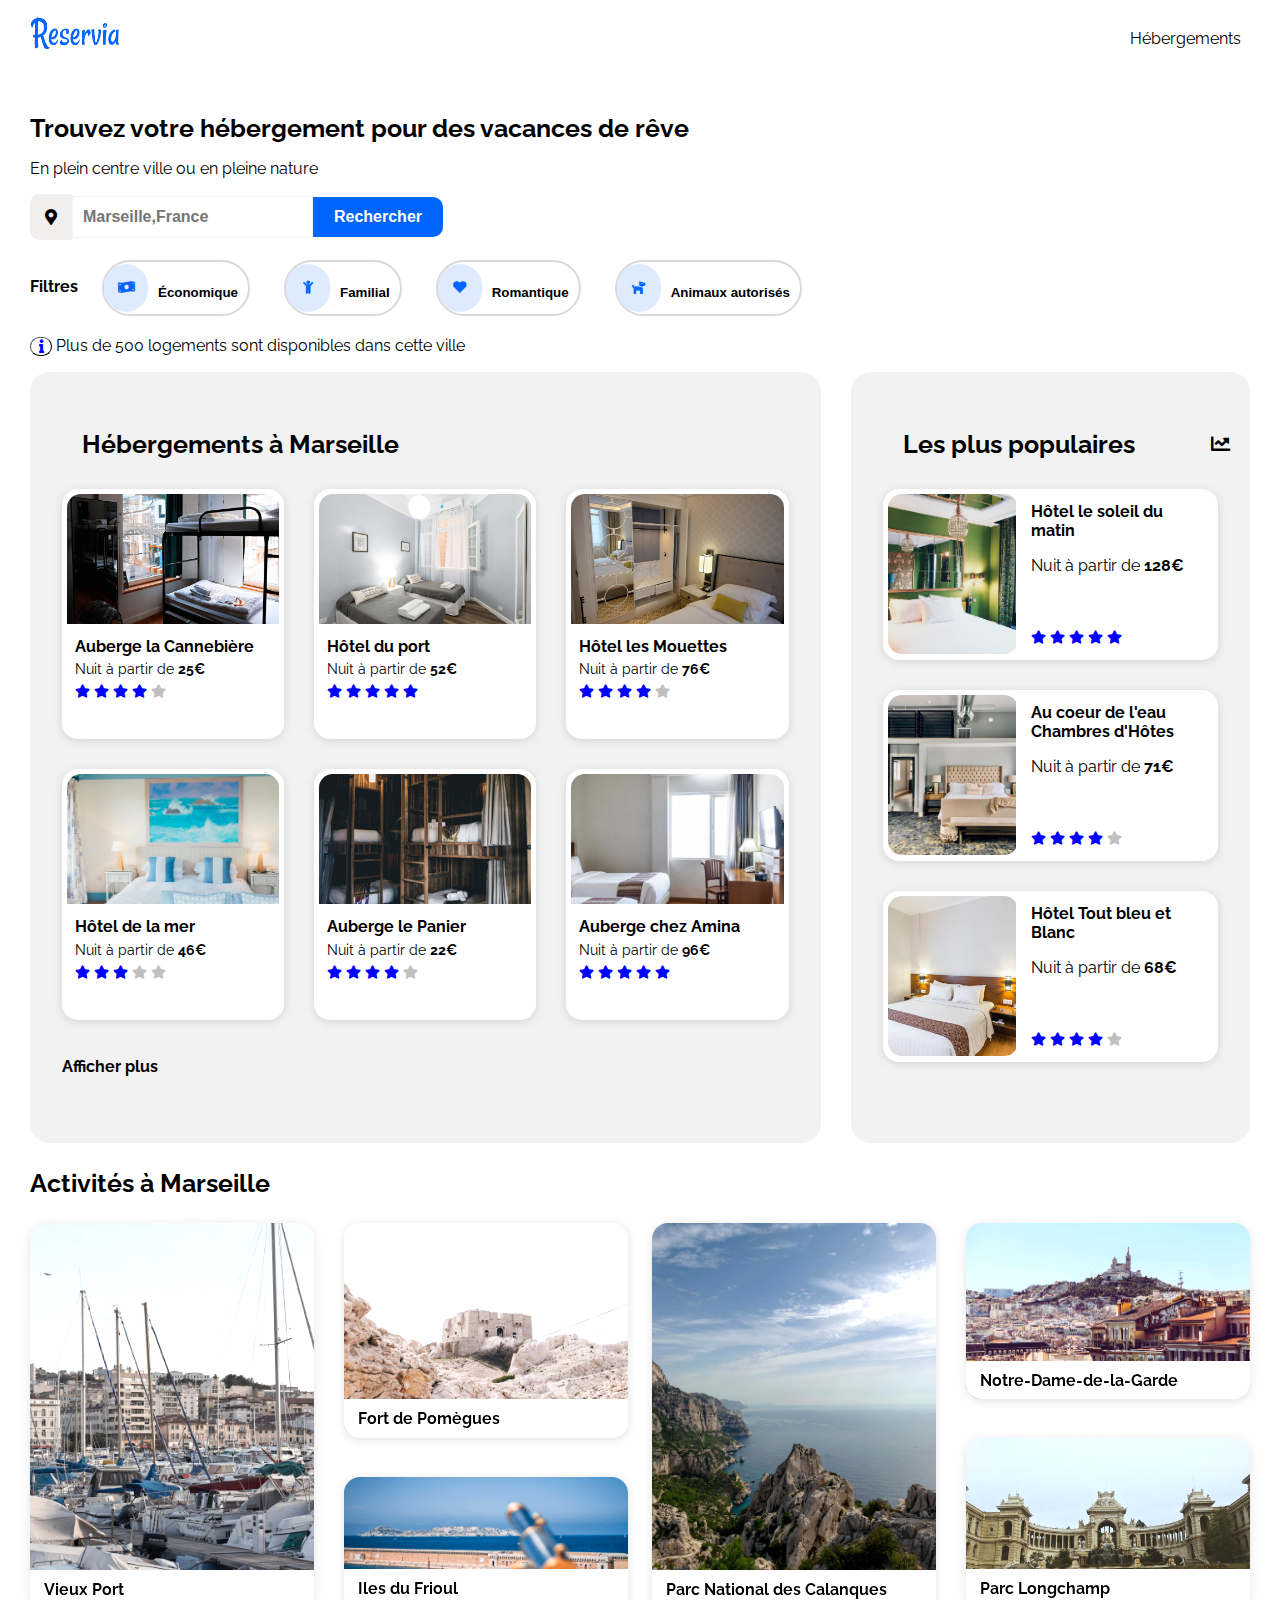
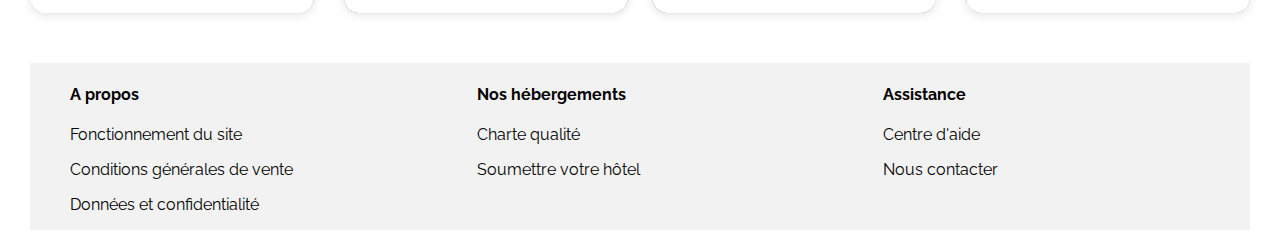
<file: index.html>
<!DOCTYPE html>
<html lang="fr">
    <head>
        <meta charset="UTF-8">
        <meta http-equiv="X-UA-Compatible" content="IE=edge">
        <meta name="viewport" content="width=device-width, initial-scale=1.0">
        <link rel="stylesheet" href="styles.css">
        <link rel="stylesheet" href="hebergements.css">
        <link rel="stylesheet" href="activites.css">
        <link rel="stylesheet" href="responsive.css">
        <link rel="stylesheet" href="https://use.fontawesome.com/releases/v5.8.1/css/all.css">
        <link href="https://fonts.googleapis.com/css2?family=Raleway:wght@400;500;600;700&display=swap" rel="stylesheet"/>
        <title>Site de réservation en ligne</title>

    </head>
        
        <body>

            <header>
                <img class="logo" src="images/logo/Reservia@3x.png">
                <nav>
                    <a class="nav-a" href="#hebergements">Hébergements</a>
                    <a class="nav-a" href="#activites">Activités</a>
                    <a class="inscrire" href="#aide"><span>S'inscrire</span></a>
                </nav>
            </header>

            <section id="haut-de-page"> 

            <h3>Trouvez votre hébergement pour des vacances de rêve</h3>
            <p>En plein centre ville ou en pleine nature</p>
                <section class="recherche">
                <i class="fas fa-map-marker-alt icone-emplacement"></i>
                <input class="search" name="q" placeholder="Marseille,France">
                <button id="search">Rechercher</button> 
                <i class="fas fa-search"></i>
                </section>
                <div class="filtres">
                    <span class="titres">Filtres</span>
                    <button class="btn">
                        <i class="fas fa-money-bill-wave circle-icon"></i><p>Économique</p>
                    </button>
                    <button class="btn">
                        <i class="fas fa-child circle-icon"></i><p>Familial</p>
                    </button>
                    <button class="btn">
                        <i class="fas fa-heart circle-icon"></i><p>Romantique</p>
                    </button>
                    <button class="btn">
                        <i class="fas fa-dog circle-icon"></i><p>Animaux autorisés</p>
                    </button>
                    
                </div>

            <p> <button id="info"><i class="fas fa-info"></i></button> Plus de 500 logements sont disponibles dans cette ville
            </p>
            
            </section>

            <section id="hebergements">
                <section id="resultats">
                    <h3>Hébergements à Marseille</h3>
                    <div class="resultats-2">
                    <article>
                        <a href="images/hebergements/2_large/cannebiere.jpg" target="_blank">
                        <img src="images/hebergements/2_large/cannebiere.jpg" alt="photo chambre auberge la cannebiere">
                            <div id="cannebiere">
                                <h4>Auberge la Cannebière</h4>
                                <p>Nuit à partir de <span>25€</span></p>
                                <i class="fas fa-star"></i>
                                <i class="fas fa-star"></i>
                                <i class="fas fa-star"></i>
                                <i class="fas fa-star"></i>
                                <i class="fas fa-star"></i>
                            </div>
                        </a>
                    </article>
        
                    <article>
                        <a href="images/hebergements/2_large/hotelport.jpg" target="_blank">
                        <img src="images/hebergements/2_large/hotelport.jpg" alt="photo chambre hotel du port">
                            <div>
                                    <h4>Hôtel du port</h4>
                                    <p>Nuit à partir de <span>52€</span></p>
                                    <i class="fas fa-star"></i>
                                    <i class="fas fa-star"></i>
                                    <i class="fas fa-star"></i>
                                    <i class="fas fa-star"></i>
                                    <i class="fas fa-star"></i>
                            </div>
                        </a>
                    </article>
                    
                    <article>
                        <a href="images/hebergements/2_large/lesmouettes.jpg" target="_blank">
                        <img src="images/hebergements/2_large/lesmouettes.jpg" alt="photo chambre hotel lesmouettes">
                            <div id="mouettes">
                                <h4>Hôtel les Mouettes</h4>
                                <p>Nuit à partir de <span>76€</span></p>
                                <i class="fas fa-star"></i>
                                <i class="fas fa-star"></i>
                                <i class="fas fa-star"></i>
                                <i class="fas fa-star"></i>
                                <i class="fas fa-star"></i>
                            </div>
                        </a>
                    </article>
        
                    <article>
                        <a href="images/hebergements/2_large/hotelmer.jpg" target="_blank">
                        <img src="images/hebergements/2_large/hotelmer.jpg" alt="photo chambre hotel de la mer">
                            <div id="hmer">
                                <h4>Hôtel de la mer</h4>
                                <p>Nuit à partir de <span>46€</span></p>
                                <i class="fas fa-star"></i>
                                <i class="fas fa-star"></i>
                                <i class="fas fa-star"></i>
                                <i class="fas fa-star"></i>
                                <i class="fas fa-star"></i>
                            </div>
                        </a>
                    </article>
        
                    <article>
                        <a href="images/hebergements/2_large/lepanier.jpg" target="_blank">
                        <img src="images/hebergements/2_large/lepanier.jpg" alt="photo chambre auberge du panier">
                            <div id="panier">
                                <h4>Auberge le Panier</h4>
                                <p>Nuit à partir de <span>22€</span></p>
                                <i class="fas fa-star"></i>
                                <i class="fas fa-star"></i>
                                <i class="fas fa-star"></i>
                                <i class="fas fa-star"></i>
                                <i class="fas fa-star"></i>
                            </div>
                        </a>
                    </article>
        
                    <article>
                        <a href="images/hebergements/2_large/amina.jpg" target="_blank">
                        <img src="images/hebergements/2_large/amina.jpg" alt="photo chambre auberge chez Amina">
                            <div>
                                <h4>Auberge chez Amina</h4>
                                <p>Nuit à partir de <span>96€</span></p>
                                <i class="fas fa-star"></i>
                                <i class="fas fa-star"></i>
                                <i class="fas fa-star"></i>
                                <i class="fas fa-star"></i>
                                <i class="fas fa-star"></i>
                            </div>
                        </a>
                    </article>
                    <h4>Afficher plus</h4>
                    </div>
                </section>

                <section id="populaires">
                    <div id="legende">
                        <h3>Les plus populaires</h3>
                        <i class="fas fa-chart-line"></i>
                    </div>
                    <div class="populaires-2">   
                    <article>
                        <a href="images/hebergements/2_large/soleilmatin.jpg" target="_blank">
                        <img src="images/hebergements/2_large/soleilmatin.jpg" alt="photo chambre hotel soleil du matin">
                        </a>
                            <div>
                                <h4>Hôtel le soleil du</h4>
                                <h4>matin</h4>
                                <p>Nuit à partir de <span>128€</span></p>
                                <i class="fas fa-star"></i>
                                <i class="fas fa-star"></i>
                                <i class="fas fa-star"></i>
                                <i class="fas fa-star"></i>
                                <i class="fas fa-star"></i>
                            </div>
                    </article>
        
                    <article>
                        <a href="images/hebergements/2_large/coeureau.jpg" target="_blank">
                        <img src="images/hebergements/2_large/coeureau.jpg" alt="photo chambre maison d'hôtes au coeur de l'eau">
                        </a>
                            <div id="coeureau">
                                <h4>Au coeur de l'eau</h4>
                                <h4>Chambres d'Hôtes</h4>
                                <p>Nuit à partir de <span>71€</span></p>
                                <i class="fas fa-star"></i>
                                <i class="fas fa-star"></i>
                                <i class="fas fa-star"></i>
                                <i class="fas fa-star"></i>
                                <i class="fas fa-star"></i>
                            </div>
                    </article>
        
                    <article>
                        <a href="images/hebergements/2_large/bleublanc.jpg" target="_blank">
                        <img src="images/hebergements/2_large/bleublanc.jpg" alt="photo chambre hotel tout bleu et blanc">
                        </a>
                            <div id="bleublanc">
                                <h4>Hôtel Tout bleu et</h4>
                                <h4>Blanc</h4>
                                <p>Nuit à partir de <span>68€</span></p>
                                <i class="fas fa-star"></i>
                                <i class="fas fa-star"></i>
                                <i class="fas fa-star"></i>
                                <i class="fas fa-star"></i>
                                <i class="fas fa-star"></i>
                            </div>
                    </article>
                    </div>
                </section>
            </section>
            
            <span id="actmars"><h3>Activités à Marseille</h3></span> 
            <section id="activites">
                
            <section class="act-1">
                <div id="vieuxport">
                    <h4>Vieux Port</h4>
                </div>
                  
                <div id="pomegues">
                    <h4>Fort de Pomègues</h4>
                </div>
    
                <div id="frioul">
                    <h4>Iles du Frioul</h4>
                </div>
            </section>
                    
            <section class="act-2">
                <div id="calanque">
                    <h4>Parc National des Calanques</h4>
                </div>
    
                <div id="lagarde">
                    <h4>Notre-Dame-de-la-Garde</h4>
                </div>
    
                <div id="longchamp">
                    <h4>Parc Longchamp</h4>
                </div>
            </section>

            </section>

            <footer>
                <div id="cgv">
                    <ul>
                        <li> <h4>A propos</h4>
                            <p>Fonctionnement du site</p>
                            <p>Conditions générales de vente</p>
                            <p>Données et confidentialité</p>
                        </li>
                    </ul>
                </div>

                <div id="charte">
                    <ul>
                        <li> <h4>Nos hébergements</h4>
                            <p>Charte qualité</p>
                            <p>Soumettre votre hôtel</p>
                        </li>
                    </ul>
                </div>  

                <div id="aide">
                    <ul>
                        <li> <h4>Assistance</h4>
                            <p>Centre d'aide</p>
                            <p>Nous contacter</p>
                        </li>
                    </ul>
                </div>  
            </footer>

        </body>
</html>
</file>
<file: styles.css>
body
{
    font-family: "Raleway", sans-serif;
    margin-left: 30px;
    margin-right: 30px;
}

header
{
    position: relative;
    display: flex;
    inline-size: 100%;
    justify-content: flex-start;
}

.logo
{
    height: 50px;
    width: 90px;
}

nav
{
    padding: 18px 10px 12px 10px;
    height: 50px;
    position: relative;
    left: 1000px;
}

.nav-a
{
    color: black;
    margin-right: 50px;
    text-decoration: none;
    line-height: 25px;
}

.nav-a:nth-child(2)
{
    margin-right: 40px;
}

.nav-a:hover
{
    color: #0065fc;
    border-top: 3px solid #0065fc;
}

.inscrire{
    font-weight: bold;
    text-decoration: none;
}

nav span
{
    color: blue;
    font-style: normal;
}

nav ul li:visited
{
    color: black;
}

nav ul li:hover
{
    border-bottom: solid 2px transparent;
    border-top: solid 2px blue;
    color: blue;
}

#haut-de-page h3
{
    margin-bottom: 15px;
}

#map
{
    padding: 0;
    height: 30px;
    width: 30px;
}

input
{
    border: solid black;
    font-size: medium;
    height: 30px;
    border-width: 1px;
}

#search
{
    width: 130px;
    height: 20px;
    min-width: 50px;
    min-height: 40px;
    background-color: #0065fc;
    color: white;
    font-size: 1rem;
    font-weight: bold;
    border-bottom-right-radius: 10px;
    border-top-right-radius: 10px;
    border: none;
    cursor: pointer;
}

.fa-search::before
{
    display: none;
}

.filtres
{
    margin-bottom: 20px;
}

.filtres span
{
    margin-right: 20px;
}

.recherche input {
    height: 20px;
    min-width: 20px;
    font-size: 16px;
    font-weight: bold;
    padding: 10px;
    border: 1px solid #f2f2f2;
    outline: none;
}

.circle-icon {
    padding: 17px 12px 11px 12px;
    border-radius: 28px;
    height: 20px;
    width: 20px;
    color: #0065fc;
    background-color: #deebff;
}

.btn {
    font-weight: bold;
    align-items: center;
    border: 2px solid #d9d9d9;
    border-radius: 40px;
    display: inline-flex;
    padding: 0 0 0 0;
    cursor: pointer;
    margin-right: 30px;
    background-color: white;
}

.btn p {
    float: left;
    padding: 10px 10px 0 10px;
}
.btn:hover
{
    scale: 0.85;
    background-color: grey;
}

.icone-emplacement {
    display: inline-block;
    background-color: #f1eeee;
    padding: 15px;
    border-top-left-radius: 10px;
    border-bottom-left-radius: 10px;
}

.recherche {
    display: flex;
    align-items: center;
    margin-bottom: 20px;
}

*.fa-info
{
    color: blue;
    width: 8px;
}

#info
{
    border-radius: 10px;
    border-width: 1px;
    background-color: white;
}

footer
{
    display: grid;
    grid-template-columns: repeat(3, 1fr);
    justify-content: space-between;
    background-color: #f2f2f2;
    width: 100%;
    margin-top: 50px;
}

footer ul
{
    list-style-type: none;
}

h3
{
    font-size: 25px;
}
</file>
<file: hebergements.css>
#hebergements
{
    display: flex;
    justify-content: space-between;
    column-gap: 30px;
}

#resultats
{
    min-width: 310px;
    row-gap: 30px;
    flex: 65%;
    display: flex;
    background-color: #f2f2f2;
    padding: 32px;
    border-radius: 20px;
    flex-wrap: wrap;
}

.resultats-2 {
    display: grid;
    grid-template-columns: repeat(3, 1fr);
    grid-template-rows: repeat(2, 1fr);
    column-gap: 30px; 
    row-gap: 30px; 
    width: 100%;
}

#resultats h3
{
    margin: 25px 0 0 20px;
}

#resultats article
{
    background-color: white;
    box-shadow: 0 2px 8px 0 rgba(99, 99, 99, 0.2);
    border-radius: 16px;
    display: grid;
    grid-template-rows: 80% 20%;
    padding: 3px 7px 3px 3px;
}

#resultats article div
{
    margin-left: 10px;
}

#resultats img
{
    width: 100%;
    height: 130px;
    object-fit: cover;
    border-radius: 16px 16px 0 0;
    padding: 2px;
}

#resultats a
{
    color: black;
    text-decoration: none;
}

#resultats h4
{
    position: relative;
    top: -14px;
}

.resultats-2 p
{
    font-size: 14px;
    position: relative;
    top: -30px;
    margin: 0 0 10px 0;
    background-color: white;
}

#haut-de-page span, #resultats span, #populaires span
{
    font-weight: bold;
}

#resultats i
{
    position: relative;
    top: -36px;
    color: blue;
    background-color: white;
    font-size: smaller;
}

#cannebiere i:nth-of-type(5)
{
    color: silver;
}

#mouettes i:nth-of-type(5)
{
    color: silver;
}
#panier i:nth-of-type(5)
{
    color: silver;
}

#hmer i:nth-of-type(4)
{
    color: silver;
}

#hmer i:nth-of-type(5)
{
    color: silver;
}

#populaires
{
    min-width: 310px;
    row-gap: 30px;
    flex: 30%;
    display: flex;
    background-color: #f2f2f2;
    padding: 32px;
    border-radius: 20px;
    flex-wrap: wrap;
    flex-direction: column;
    align-items: flex-start;
}

#populaires h3
{
    margin: 25px 0 0 20px;
}

#legende
{
    display: grid;
    grid-template-columns: 80% 20%;
    width: 100%;
}

#legende i
{
    margin: auto;
    padding: 25px 0 0 60px;
    font-size: larger;
}

.populaires-2
{
    display: flex;
    row-gap: 30px;
    flex-wrap: wrap;
}

.populaires-2 article
{
    background-color: white;
    box-shadow: 0 2px 8px 0 rgba(99, 99, 99, 0.2);
    border-radius: 16px;
    display: grid;
    grid-template-columns: 40% 60%;
    padding: 3px 7px 0 3px;
    width: 100%;
}


.populaires-2 img
{
    
    width: 100%;
    height: 160px;
    object-fit: cover;
    border-radius: 16px;
    padding: 2px;
}

.populaires-2 div
{
    background-color: white;
    padding-left: 15px;
    border-radius: 10px;
    border-top-left-radius: 0;
}

.populaires-2 h4:nth-child(1)
{
    margin-bottom: 0;
    margin-top: 10px;
}

.populaires-2 h4:nth-child(2)
{
    margin-bottom: 0;
    margin-top: 0;
}

.populaires-2 p
{
    padding-bottom: 20px;
}

.populaires-2 i
{
    color: blue;
    font-size: smaller;
    margin-top: 20px;
}

#coeureau i:nth-of-type(5)
{
    color: silver;
}

#bleublanc i:nth-of-type(5)
{
    color: silver;
}
</file>
<file: activites.css>
#activites
{
    display: flex;
    height: 390px;
    justify-content: space-between;
}

.act-1
{
    display: grid;
    width: 49%;
    grid-template-columns: repeat(2, 1fr);
    grid-template-rows: 55% 10% 35%;
    column-gap: 30px;
}

.act-2
{
    display: grid;
    width: 49%;
    grid-template-columns: repeat(2, 1fr);
    grid-template-rows: 45% 10% 45%;
    column-gap: 30px;
}
    
#activites div
{
    display: flex;
    max-height: 390px;
    width: 100%;
    border: white;
    border-radius: 16px;
    box-shadow: 0 2px 8px 0 rgba(99, 99, 99, 0.2);
    overflow: hidden;
    filter: brightness(110%);
}

#vieuxport
{
    grid-area: 1 / 1 / 4 / 2;
    background-image: url("images/activites/2_large/vieuxport.jpg");
    background-size: cover;
    background-position-x: 50%;
}

#pomegues
{
    grid-area: 1 / 2 / 2 / 2;
    background-image: url("images/activites/2_large/pomegues.jpg");
    background-size: cover;
    background-position-y: 50%;
}

#frioul
{
    grid-area: 3 / 2 / 4 / 2;
    background-image: url("images/activites/2_large/frioul.jpg");
    background-size: cover;
    background-position-y: 60%;
}

#calanque
{
    grid-area: 1 / 1 / 4 / 2;
    background-image: url("images/activites/2_large/calanques.jpg");
    background-size: cover;
    background-position-x: 48%;
}

#lagarde
{
    grid-area: 1 / 2 / 2 / 2;
    background-image: url("images/activites/2_large/lagarde.jpg");
    background-size: cover;
    background-position: center;
}

#longchamp
{
    grid-area: 3 / 2 / 4 / 2;
    background-image: url("images/activites/2_large/longchamp.jpg");
    background-size: cover;
    background-position-y: 30%;
}

#activites h4
{
    background-color: white;
    position: relative; z-index: 1;
    width: 100%;
    height: 50px;
    padding: 10px 0 7px 14px;
}

#vieuxport h4
{ 
    top: 325px;
}

#pomegues h4 
{
    top: 154px;
}

#frioul h4
{
    top: 71px;
}

#calanque h4
{
    top: 325px;
}

#lagarde h4
{
    top: 116px;
}

#longchamp h4
{
    top: 110px;
}
</file>
<file: responsive.css>
@media screen and (max-width: 480px)
{
    header { display: block; }
    .logo { position: relative;
            padding-top: 10px;   
            height: 50px;
            width: 90px; }    
    #haut-de-page h3 { font-size: 28px; }
    nav ul { padding-left: 30px; }
    nav li { font-size: larger; 
             font-weight: 600;
             width: 160px; 
             margin-right: 0;
             text-align: center; }
    nav ul li:hover { border-bottom: solid 2px blue;
                   border-top: solid 2px transparent;
                   padding-bottom: 10px; }   
    nav li:nth-child(2) { font-weight: normal; }
    nav li:nth-child(3) { position: absolute;
                          right: 20px; 
                          top: 20px; }    
    .filtres { display: grid; 
               grid-template: "a a" ; 
               justify-content: left; }    
    .titres { grid-area: 1/ 1/ 2/ 3; }
    .btn:nth-child(4) { grid-area: 3/ 1/ 4/ 3;}
    .btn { width: max-content;
           margin-top: 15px;
           margin-right: 0; }    
    #hebergements { flex-direction: column-reverse; }
    #resultats { background-color: white; }
    .resultats-2 { display: flex;
                   flex-direction: column; } 
    #resultats article { height: 180px; }
    #resultats h4 { top: -22px; }
    .resultats-2 p { top: -42px; }
    .resultats-2 div { margin-left: 10px; }
    #resultats i { top: -54px; 
                   font-size: 10px; }
    #resultats img { height: 120px; }
    #populaires { border-radius: 20px 20px 0 0; }   
    #populaires h3 { margin-left: 0; }
    #legende i { padding-left: 55px; }
    #activites { flex-flow: column wrap;
                 height: 150%; }
    .act-1 { display: flex;
             flex-direction: column;
             margin: auto;
             width: 85%; }
    #activites div { height: 180px; 
                     margin: 20px 0 20px 0; }             
    .act-2 { display: flex; 
             flex-direction: column; 
             margin: auto;
             width: 85%; } 
    #activites h4 { height: 30px;
                    top: 120px; }
    #actmars h3 { margin: 0 0 10px 30px; }
    footer { display: flex; 
             flex-direction: column; }
    #search { display: none; }
    .fa-search::before { display: flex; 
                         padding: 0;
                         color: white;
                         background-color: blue;
                         padding: 15px;
                         border-radius: 10px; }    
}

@media screen and (min-width: 481px) and (max-width: 768px)
{
    .filtres { display: grid; 
               grid-template: "a a";
               width: 70%; }
    .titres { grid-area: 1/ 1/ 2/ 3; }
    .btn { width: max-content;
           margin-top: 30px;
           margin-right: 0; }
    #hebergements { flex-direction: column;
                    margin-top: 30px; }
    #populaires { margin-top: 30px; } 
    .populaires-2 { width: 60%; }   
    .populaires-2 article { grid-template-columns: 50% 50%; }
    #activites { display: block; }
    .act-1, .act-2 { display: flex;
                     width: 100%;
                     height: 180px;
                     margin-top: 30px; }
    #activites h4 { height: 20px; 
                    top: 122px;}
}

@media screen and (max-width: 480px)
{
    header { display: block; }
    .logo { position: relative;
            padding-top: 10px;   
            height: 50px;
            width: 90px; }    
    #haut-de-page h3 { font-size: 28px; }
    nav ul { padding-left: 30px; }
    nav li { font-size: larger; 
             font-weight: 600;
             width: 160px; 
             margin-right: 0;
             text-align: center; }
    nav ul li:hover { border-bottom: solid 2px blue;
                   border-top: solid 2px transparent;
                   padding-bottom: 10px; }   
    nav li:nth-child(2) { font-weight: normal; }
    nav li:nth-child(3) { position: absolute;
                          right: 20px; 
                          top: 20px; }    
    .filtres { display: grid; 
               grid-template: "a a" ; 
               justify-content: left; }    
    .titres { grid-area: 1/ 1/ 2/ 3; }
    .btn:nth-child(4) { grid-area: 3/ 1/ 4/ 3;}
    .btn { width: max-content;
           margin-top: 15px;
           margin-right: 0; }    
    #hebergements { flex-direction: column-reverse; }
    #resultats { background-color: white; }
    .resultats-2 { display: flex;
                   flex-direction: column; } 
    #resultats article { height: 180px; }
    #resultats h4 { top: -22px; }
    .resultats-2 p { top: -42px; }
    .resultats-2 div { margin-left: 10px; }
    #resultats i { top: -54px; 
                   font-size: 10px; }
    #resultats img { height: 120px; }
    #populaires { border-radius: 20px 20px 0 0; }   
    #activites { flex-flow: column wrap;
                 height: 150%; }
    .act-1 { display: flex;
             flex-direction: column;
             margin: auto;
             width: 85%; }
    #activites div { height: 180px; 
                     margin: 20px 0 20px 0; }             
    .act-2 { display: flex; 
             flex-direction: column; 
             margin: auto;
             width: 85%; } 
    #activites h4 { height: 30px;
                    top: 120px; }
    #actmars h3 { margin: 0 0 10px 30px; }
    footer { display: flex; 
             flex-direction: column; }
    #search { display: none; }
    .fa-search::before { display: flex; 
                         padding: 0;
                         color: white;
                         background-color: blue;
                         padding: 15px;
                         border-radius: 10px; }    
}

@media screen and (min-width: 481px) and (max-width: 768px)
{
    .filtres { display: grid; 
               grid-template: "a a";
               width: 70%; }
    .titres { grid-area: 1/ 1/ 2/ 3; }
    .btn { width: max-content;
           margin-top: 30px;
           margin-right: 0; }
    #hebergements { flex-direction: column;
                    margin-top: 30px; }
    #populaires { margin-top: 30px; } 
    .populaires-2 { width: 60%; }   
    .populaires-2 article { grid-template-columns: 50% 50%; }
    #activites { display: block; }
    .act-1, .act-2 { display: flex;
                     width: 100%;
                     height: 180px;
                     margin-top: 30px; }
    #activites h4 { height: 20px; 
                    top: 122px;}


}
</file>
